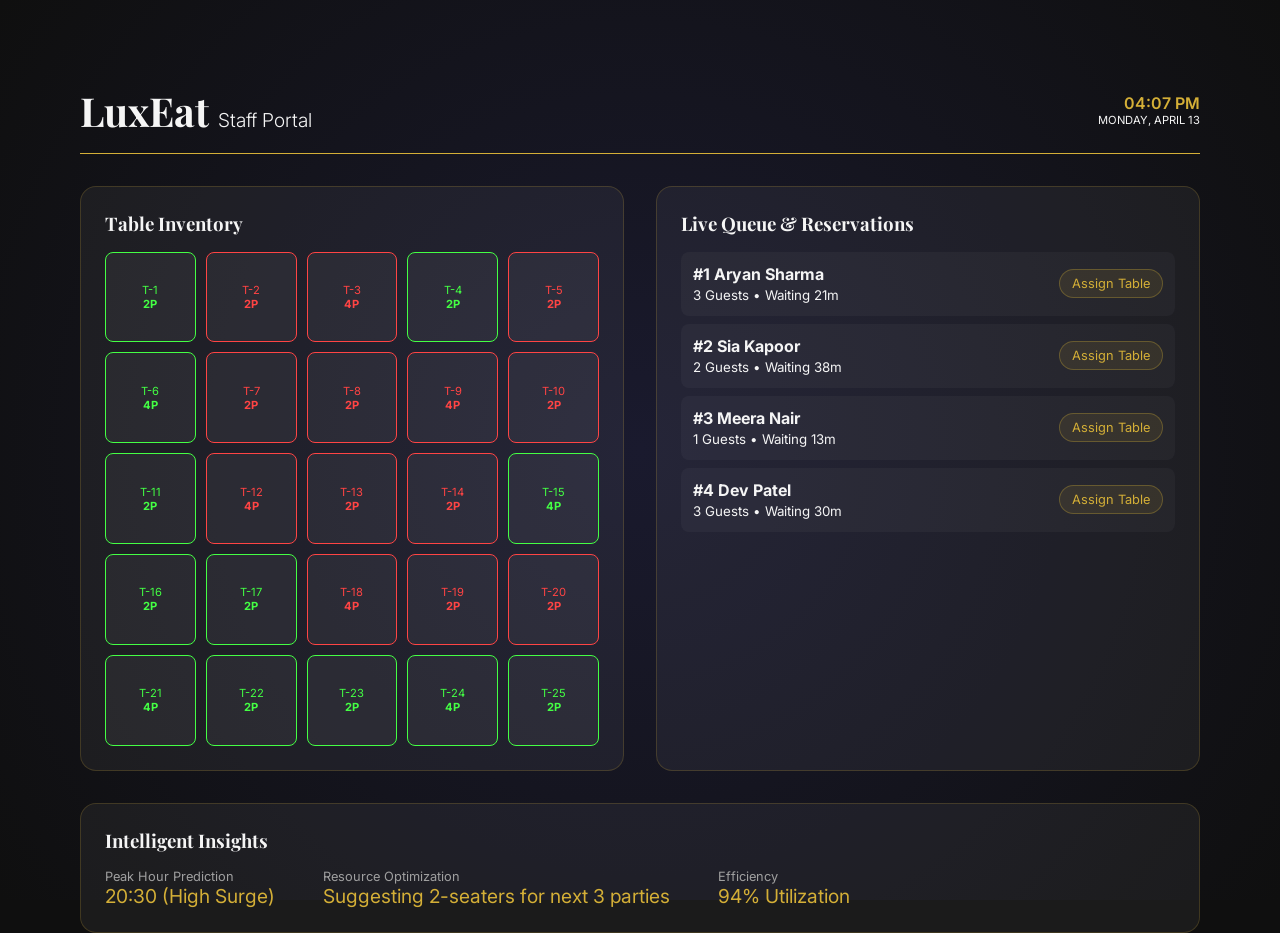
<file: admin.html>
<!DOCTYPE html>
<html lang="en">
<head>
    <meta charset="UTF-8">
    <meta name="viewport" content="width=device-width, initial-scale=1.0">
    <title>LuxEat | Staff Analytics & Management</title>
    <link href="https://fonts.googleapis.com/css2?family=Inter:wght@300;400;600&family=Playfair+Display:wght@700&display=swap" rel="stylesheet">
    <link rel="stylesheet" href="style.css">
    <style>
        .admin-grid {
            display: grid;
            grid-template-columns: 1fr 1fr;
            grid-template-rows: auto 1fr;
            gap: 2rem;
            height: 100%;
            width: 100%;
        }
        .stat-card {
            background: var(--glass);
            border: 1px solid rgba(212,175,55,0.2);
            padding: 1.5rem;
            border-radius: 16px;
        }
        .table-grid {
            display: grid;
            grid-template-columns: repeat(auto-fill, minmax(80px, 1fr));
            gap: 10px;
            margin-top: 1rem;
        }
        .table-item {
            aspect-ratio: 1;
            background: rgba(255,255,255,0.05);
            border: 1px solid rgba(255,255,255,0.1);
            border-radius: 8px;
            display: flex;
            flex-direction: column;
            align-items: center;
            justify-content: center;
            font-size: 0.7rem;
        }
        .table-item.occupied { border-color: #ff4444; color: #ff4444; }
        .table-item.free { border-color: #44ff44; color: #44ff44; }
        
        .queue-list {
            list-style: none;
            margin-top: 1rem;
        }
        .queue-item {
            padding: 12px;
            background: rgba(255,255,255,0.03);
            margin-bottom: 8px;
            border-radius: 8px;
            display: flex;
            justify-content: space-between;
            align-items: center;
        }
    </style>
</head>
<body>
    <div class="bg-gradient"></div>
    <div class="lux-container" style="max-width: 1400px; grid-template-columns: 1fr;">
        <header style="display: flex; justify-content: space-between; align-items: center; border-bottom: 1px solid var(--gold); padding-bottom: 1rem;">
            <h1 style="font-size: 2.5rem; margin: 0;">LuxEat <span style="font-weight: 300; font-size: 1.2rem;">Staff Portal</span></h1>
            <div style="text-align: right;">
                <p id="current-time" style="color: var(--gold); font-weight: 600;">22:05 PM</p>
                <p style="font-size: 0.7rem;">MONDAY, APRIL 13</p>
            </div>
        </header>

        <div class="admin-grid">
            <!-- Table Status -->
            <section class="stat-card">
                <h3>Table Inventory</h3>
                <div class="table-grid" id="admin-table-grid">
                    <!-- Tables generated by JS -->
                </div>
            </section>

            <!-- Live Queue -->
            <section class="stat-card">
                <h3>Live Queue & Reservations</h3>
                <div class="queue-list" id="admin-queue">
                    <div class="queue-item">
                        <div><strong>#1 James Wilson</strong> <br><small>4 Guests • Waiting 12m</small></div>
                        <button class="action-chip">Assign Table</button>
                    </div>
                    <div class="queue-item">
                        <div><strong>#2 Sarah Chen</strong> <br><small>2 Guests • Waiting 5m</small></div>
                        <button class="action-chip">Assign Table</button>
                    </div>
                </div>
            </section>

            <!-- Insights -->
            <section class="stat-card" style="grid-column: span 2;">
                <h3>Intelligent Insights</h3>
                <div style="display: flex; gap: 3rem; margin-top: 1rem;">
                    <div>
                        <p style="color: var(--text-muted); font-size: 0.8rem;">Peak Hour Prediction</p>
                        <p style="font-size: 1.2rem; color: var(--gold);">20:30 (High Surge)</p>
                    </div>
                    <div>
                        <p style="color: var(--text-muted); font-size: 0.8rem;">Resource Optimization</p>
                        <p style="font-size: 1.2rem; color: var(--gold);">Suggesting 2-seaters for next 3 parties</p>
                    </div>
                    <div>
                        <p style="color: var(--text-muted); font-size: 0.8rem;">Efficiency</p>
                        <p style="font-size: 1.2rem; color: var(--gold);">94% Utilization</p>
                    </div>
                </div>
            </section>
        </div>
    </div>

    <script>
        const indianNames = ["Aryan Sharma", "Ananya Iyer", "Ishaan Malhotra", "Sia Kapoor", "Kabir Singh", "Riya Verma", "Advait Joshi", "Zara Khan", "Meera Nair", "Dev Patel", "Nandini Gupta", "Vihaan Reddy"];
        const grid = document.getElementById('admin-table-grid');
        const queueList = document.getElementById('admin-queue');
        
        // Randomize Tables
        for(let i=1; i<=25; i++) {
            const div = document.createElement('div');
            const isOcc = Math.random() > 0.4;
            div.className = `table-item ${isOcc ? 'occupied' : 'free'}`;
            div.innerHTML = `<span>T-${i}</span><strong>${i%3==0?4:2}P</strong>`;
            grid.appendChild(div);
        }

        // --- Randomize Queue ensuring Unique Names ---
        queueList.innerHTML = '';
        
        // 1. Load Chatbot Bookings from LocalStorage first
        const chatBookings = JSON.parse(localStorage.getItem('luxeat_bookings') || '[]');
        chatBookings.forEach((b, index) => {
            const item = document.createElement('div');
            item.className = 'queue-item';
            item.style.border = '1px solid var(--gold)'; // Highlight bot reservations
            item.innerHTML = `
                <div><strong>#BOT ${b.name}</strong> <span style="font-size:0.6rem; color:var(--gold)">NEW</span><br>
                <small>${b.guests} Guests • ${b.type} @ ${b.time}</small></div>
                <button class="action-chip">Assign Table</button>
            `;
            queueList.appendChild(item);
        });

        // 2. Add Unique Randomized Names
        const shuffled = [...indianNames].sort(() => 0.5 - Math.random());
        const queueCount = Math.floor(Math.random() * 4) + 2;
        
        for(let i=0; i<queueCount; i++) {
            const name = shuffled[i];
            const guests = Math.floor(Math.random() * 6) + 1;
            const wait = Math.floor(Math.random() * 40) + 5;
            
            const item = document.createElement('div');
            item.className = 'queue-item';
            item.innerHTML = `
                <div><strong>#${chatBookings.length + i + 1} ${name}</strong> <br><small>${guests} Guests • Waiting ${wait}m</small></div>
                <button class="action-chip">Assign Table</button>
            `;
            queueList.appendChild(item);
        }
        
        setInterval(() => {
            const now = new Date();
            document.getElementById('current-time').innerText = now.toLocaleTimeString([], {hour: '2-digit', minute:'2-digit'});
        }, 1000);
    </script>
</body>
</html>
</file>
<file: style.css>
:root {
    --bg-dark: #0f0f0f;
    --bg-soft: #1a1a1a;
    --gold: #d4af37;
    --gold-light: #f1d279;
    --text-main: #f5f5f5;
    --text-muted: #a0a0a0;
    --accent: #bc9c22;
    --glass: rgba(255, 255, 255, 0.05);
    --transition: all 0.4s cubic-bezier(0.165, 0.84, 0.44, 1);
}

* {
    margin: 0;
    padding: 0;
    box-sizing: border-box;
    font-family: 'Inter', sans-serif;
}

body {
    background-color: var(--bg-dark);
    color: var(--text-main);
    overflow: hidden;
    height: 100vh;
    display: flex;
    justify-content: center;
    align-items: center;
}

h1, h2, h3 {
    font-family: 'Playfair Display', serif;
}

/* Background Decoration */
.bg-gradient {
    position: fixed;
    top: 0;
    left: 0;
    width: 100%;
    height: 100%;
    background: radial-gradient(circle at 50% 50%, #1a1a2e 0%, #0f0f0f 100%);
    z-index: -2;
}

.bg-image-overlay {
    position: fixed;
    top: 0;
    right: 0;
    width: 50%;
    height: 100%;
    background: url('luxeat_interior.png') center/cover no-repeat;
    z-index: -1;
    opacity: 0.4;
    mask-image: linear-gradient(to left, rgba(0,0,0,1), rgba(0,0,0,0));
    -webkit-mask-image: linear-gradient(to left, rgba(0,0,0,1), rgba(0,0,0,0));
}

.lux-container {
    width: 90%;
    max-width: 1200px;
    height: 85vh;
    display: grid;
    grid-template-columns: 1fr 400px;
    gap: 2rem;
    padding: 1rem;
}

/* Landing Section */
.landing-info {
    display: flex;
    flex-direction: column;
    justify-content: center;
    padding: 2rem;
}

.landing-info h1 {
    font-size: 4.5rem;
    color: var(--gold);
    margin-bottom: 1rem;
    letter-spacing: 2px;
}

.landing-info p {
    font-size: 1.2rem;
    color: var(--text-muted);
    max-width: 500px;
    line-height: 1.6;
}

/* Chatbot Widget */
.chat-window {
    background: var(--bg-soft);
    border: 1px solid rgba(212, 175, 55, 0.2);
    border-radius: 24px;
    display: flex;
    flex-direction: column;
    box-shadow: 0 20px 50px rgba(0, 0, 0, 0.5);
    overflow: hidden;
    position: relative;
    backdrop-filter: blur(10px);
}

.chat-header {
    padding: 1.5rem;
    border-bottom: 1px solid rgba(212, 175, 55, 0.1);
    display: flex;
    align-items: center;
    gap: 1rem;
}

.chat-header .status {
    width: 10px;
    height: 10px;
    background: #4caf50;
    border-radius: 50%;
    box-shadow: 0 0 10px #4caf50;
}

.chat-header h3 {
    color: var(--gold);
    font-size: 1.25rem;
}

.chat-messages {
    flex: 1;
    overflow-y: auto;
    padding: 1.5rem;
    display: flex;
    flex-direction: column;
    gap: 1rem;
}

.chat-messages::-webkit-scrollbar {
    width: 5px;
}

.chat-messages::-webkit-scrollbar-thumb {
    background: var(--gold);
    border-radius: 10px;
}

.message {
    max-width: 85%;
    padding: 12px 16px;
    border-radius: 16px;
    font-size: 0.95rem;
    line-height: 1.4;
    animation: fadeIn 0.3s ease forwards;
}

.message.bot {
    align-self: flex-start;
    background: var(--glass);
    border: 1px solid rgba(255, 255, 255, 0.1);
    border-bottom-left-radius: 4px;
}

.message.user {
    align-self: flex-end;
    background: var(--gold);
    color: #000;
    font-weight: 500;
    border-bottom-right-radius: 4px;
}

.chat-input-area {
    padding: 1.5rem;
    background: rgba(0, 0, 0, 0.2);
    display: flex;
    gap: 0.75rem;
}

input#chat-input {
    flex: 1;
    background: rgba(255, 255, 255, 0.05);
    border: 1px solid rgba(212, 175, 55, 0.2);
    border-radius: 12px;
    padding: 12px 16px;
    color: white;
    outline: none;
    transition: var(--transition);
}

input#chat-input:focus {
    border-color: var(--gold);
    background: rgba(255, 255, 255, 0.08);
}

.send-btn {
    background: var(--gold);
    border: none;
    width: 45px;
    height: 45px;
    border-radius: 12px;
    cursor: pointer;
    display: flex;
    align-items: center;
    justify-content: center;
    transition: var(--transition);
}

.send-btn:hover {
    transform: translateY(-2px);
    background: var(--gold-light);
}

/* Quick Actions */
.quick-actions {
    display: flex;
    flex-wrap: wrap;
    gap: 0.5rem;
    margin-top: 0.5rem;
}

.action-chip {
    padding: 6px 12px;
    background: rgba(212, 175, 55, 0.1);
    border: 1px solid rgba(212, 175, 55, 0.3);
    border-radius: 20px;
    font-size: 0.8rem;
    color: var(--gold);
    cursor: pointer;
    transition: var(--transition);
}

.action-chip:hover {
    background: rgba(212, 175, 55, 0.2);
}

/* Confirm Modal */
.modal-overlay {
    position: fixed;
    top: 0;
    left: 0;
    width: 100%;
    height: 100%;
    background: rgba(0, 0, 0, 0.85);
    backdrop-filter: blur(10px);
    display: none;
    justify-content: center;
    align-items: center;
    z-index: 1000;
    animation: fadeIn 0.4s ease forwards;
}

.modal-content {
    background: var(--bg-soft);
    border: 1px solid var(--gold);
    padding: 3rem;
    border-radius: 24px;
    text-align: center;
    max-width: 500px;
    box-shadow: 0 0 50px rgba(212, 175, 55, 0.3);
    animation: scaleUp 0.5s cubic-bezier(0.175, 0.885, 0.32, 1.275) forwards;
}

.modal-content h2 {
    color: var(--gold);
    font-size: 2rem;
    margin-bottom: 1rem;
}

.modal-content p {
    color: var(--text-main);
    font-size: 1.1rem;
    margin-bottom: 2rem;
}

.modal-close-btn {
    background: var(--gold);
    color: black;
    border: none;
    padding: 12px 30px;
    border-radius: 12px;
    font-weight: 600;
    cursor: pointer;
    transition: var(--transition);
}

.modal-close-btn:hover {
    transform: translateY(-2px);
    box-shadow: 0 5px 15px rgba(212, 175, 55, 0.4);
}

@keyframes scaleUp {
    from { transform: scale(0.8); opacity: 0; }
    to { transform: scale(1); opacity: 1; }
}
</file>
